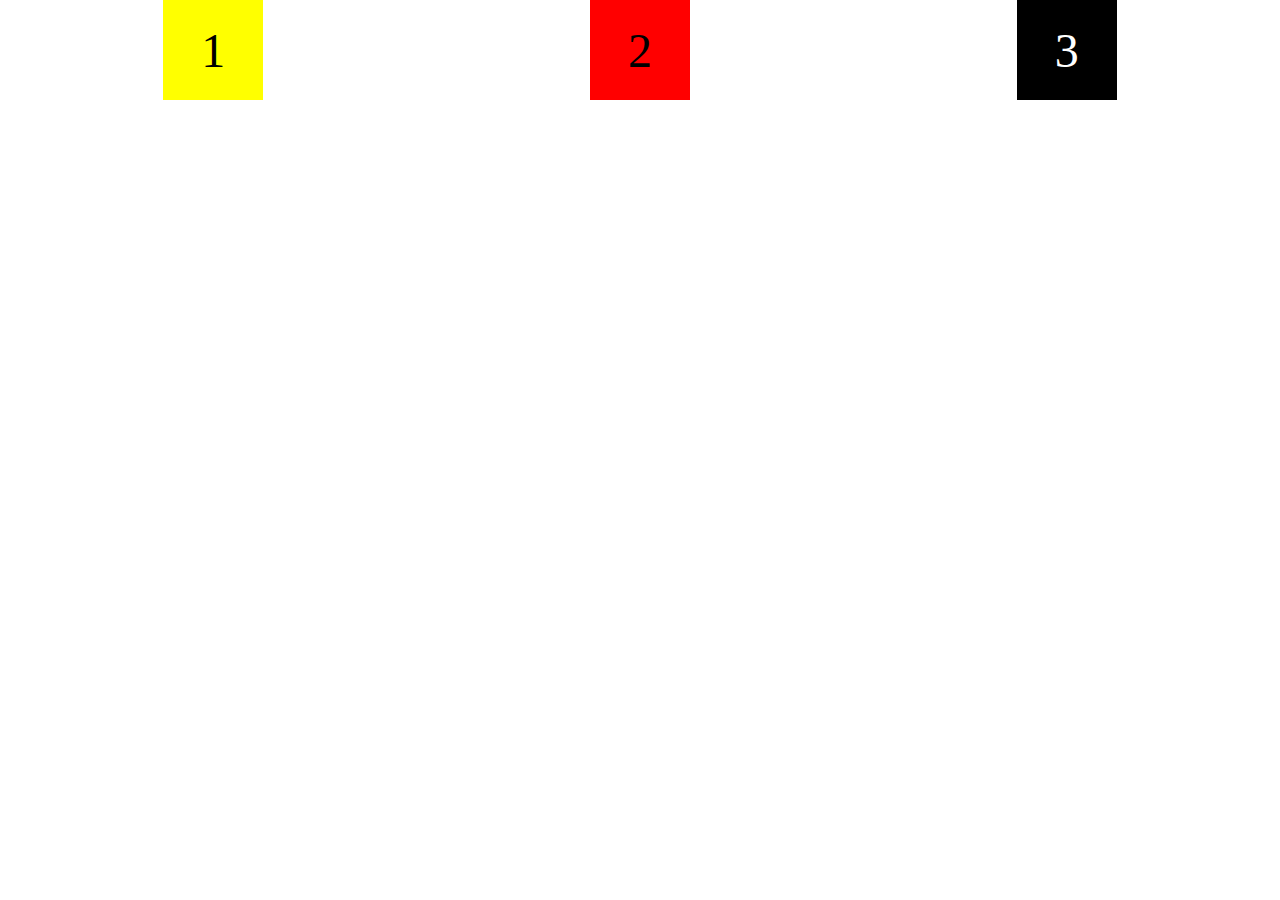
<file: FlexBox/index.html>
<!DOCTYPE html>
<html lang="en">
<head>
    <meta charset="UTF-8">
    <meta name="viewport" content="width=device-width, initial-scale=1.0">
    <title>Document</title>

    <style>
    body{
        margin: 0;
    }
    .cards{
        height: 100px;
        display: flex;
        flex-direction: row;
        flex-wrap: wrap-reverse;
        justify-content: space-around;
    }

    .yellow, .black, .red {
        display: flex;
        justify-content: center;
        align-items: center;
        font-size: -webkit-xxx-large;
        font-family: fantasy;
    }

    .yellow{
        background-color: yellow;
        width: 100px;
    }
    .red{
        background-color: red;
        width: 100px;
    }
    .black{
        background-color: black;
        width: 100px;
        color: white;
    }
</style>
</head>

<body>
    <section class="cards">
        <div class="yellow">1</div>
        <div class="red">2</div>
        <div class="black">3</div>
    </section>
</body>
</html>
</file>
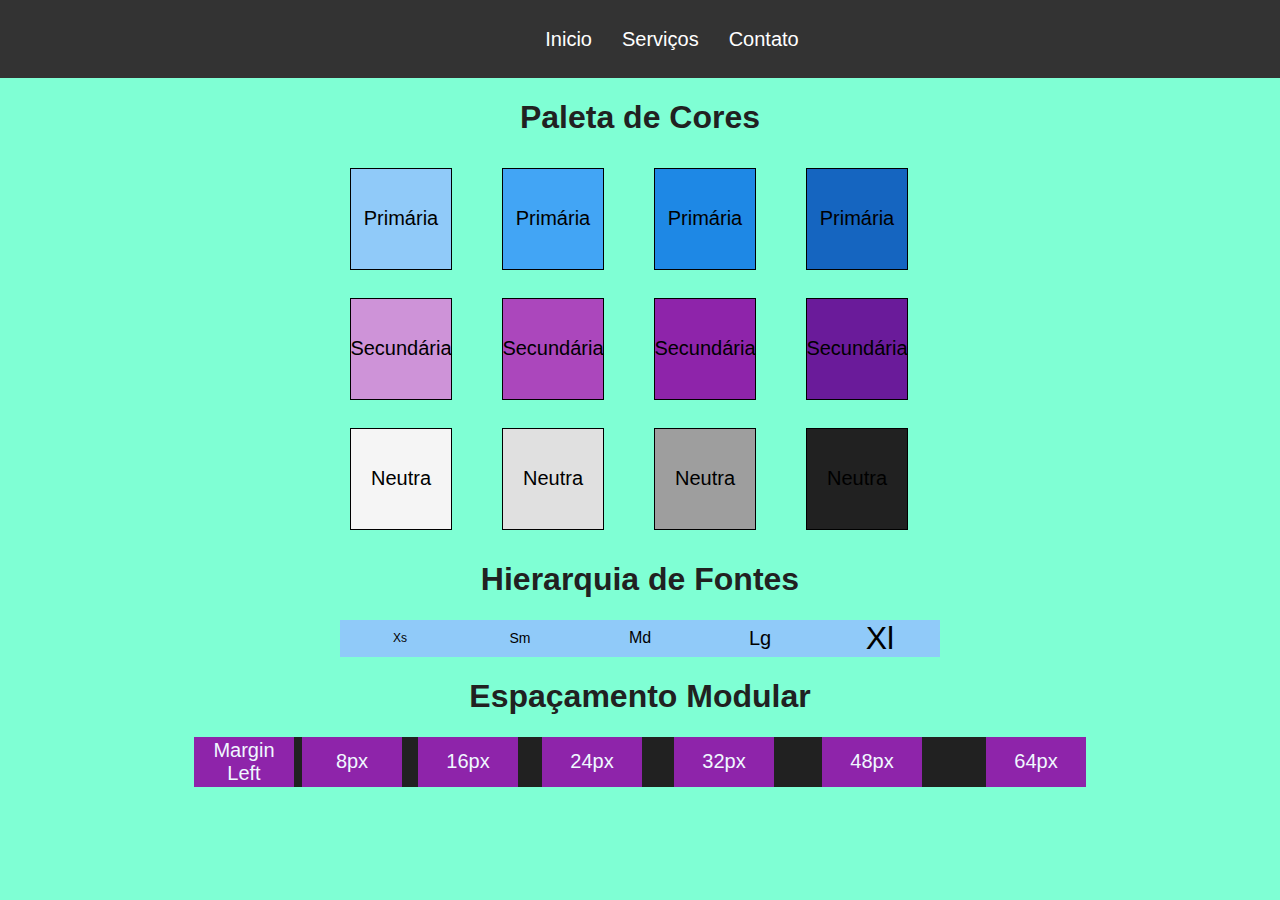
<file: Front/css/index.html>
<!DOCTYPE html>
<html lang="en">
<head>
    <meta charset="UTF-8">
    <meta name="viewport" content="width=device-width, initial-scale=1.0">
    <title>Document</title>
    <link rel="stylesheet" href="css/design-system.css">
    <link rel="stylesheet" href="css/style.css">

</head>

<body>
    <header class="navbar">
      

      <nav>
          <div class="hamburguer" > 
            <img src="images/hamburguer.png" alt="">
             
              <div class="dropdown-content">
              <a href="">Serviço1</a>
              <a href="">Serviço2</a>
              <a href="">Serviço3</a>
            </div>
           
          </div>
            
          
          
      </nav>
      <div class="dropdown">
        <div class="dropbtn1">Inicio</div>
      <div class="dropbtn2">Serviços
        <div class="dropdown-content">
        <a href="">Serviço1</a>
        <a href="">Serviço2</a>
        <a href="">Serviço3</a>
      </div>
      </div>
      <div class="dropbtn3">Contato</div>
      </div>
      
  </header>
    
<section class="container">
    <h1>Paleta de Cores</h1>
    <div class="cards">
        
        <div class="card">Primária</div>
        <div class="card">Primária</div>
        <div class="card">Primária</div>
        <div class="card">Primária</div>
        <div class="card">Secundária</div>
        <div class="card">Secundária</div>
        <div class="card">Secundária</div>
        <div class="card">Secundária</div>
        <div class="card">Neutra</div>
        <div class="card">Neutra</div>
        <div class="card">Neutra</div>
        <div class="card">Neutra</div>
    </div>
    <h1>Hierarquia de Fontes</h1>
    <div class="fonts">
        <div class="font">Xs</div>
        <div class="font">Sm</div>
        <div class="font">Md</div>
        <div class="font">Lg</div>
        <div class="font">Xl</div>
    </div>
    <h1>Espaçamento Modular</h1>
    <div class="spaces">
        <div class="space">Margin Left</div>
        <div class="space">8px</div>
        <div class="space">16px</div>
        <div class="space">24px</div>
        <div class="space">32px</div>
        <div class="space">48px</div>
        <div class="space">64px</div>
        

    </div>
</section>



    
</body>
</html>
</file>
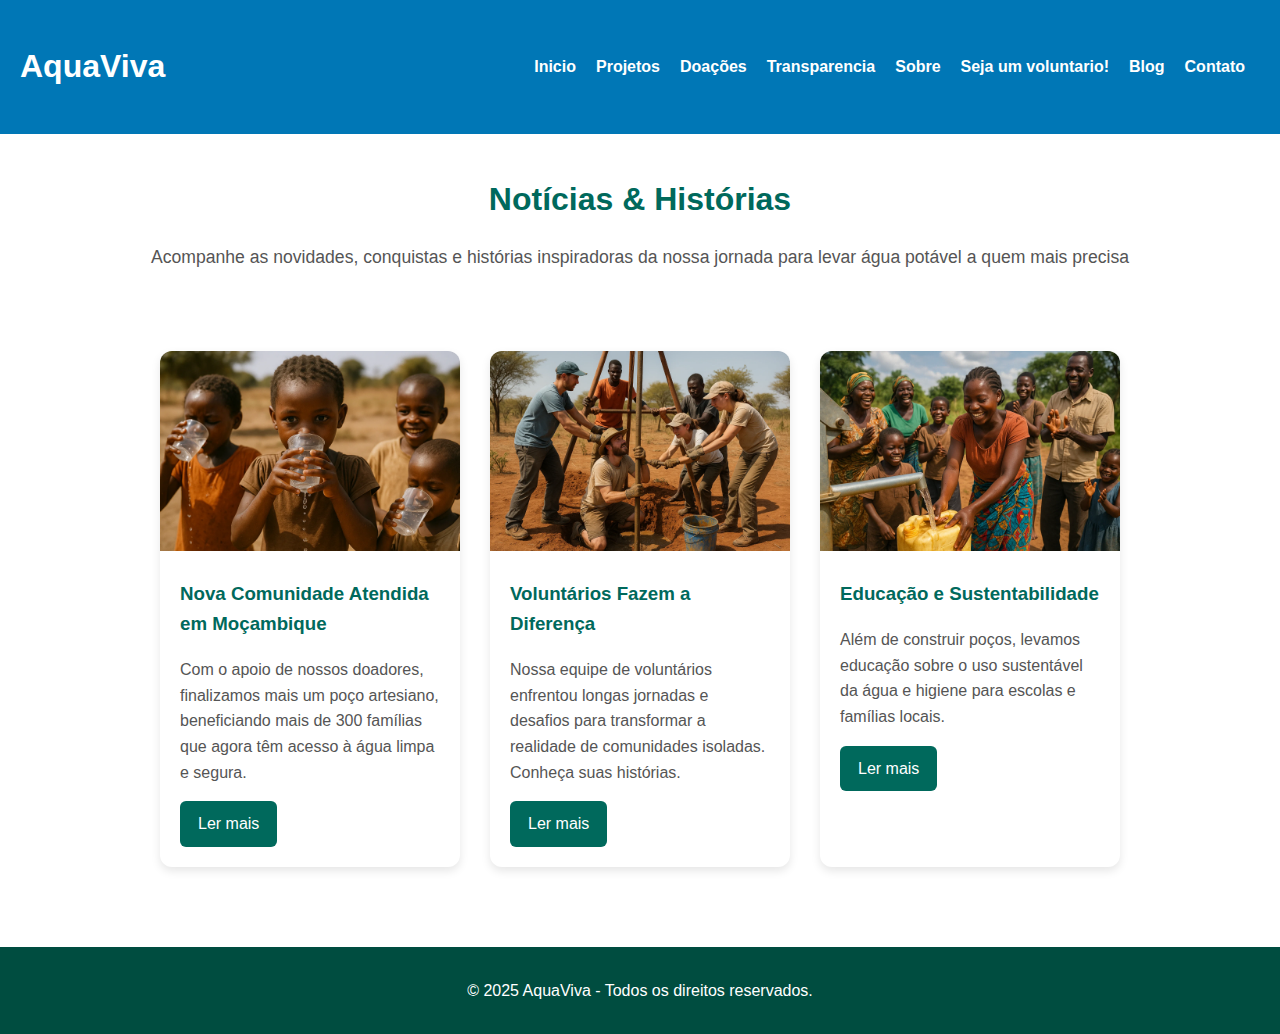
<file: Front/AquaViva/blog.html>
<!DOCTYPE html>
<html lang="en">
<head>
    <meta charset="UTF-8">
    <meta name="viewport" content="width=device-width, initial-scale=1.0">
    <title>Blog</title>
    <link rel="stylesheet" href="css/index.css">
    <link rel="stylesheet" href="css/blog.css">
    <link rel="icon" type="image/png" href="img/favicon.png">
</head>
<body>
      <header>
    <h1>AquaViva</h1>
    <nav class="navbar">

        

    
        <button class="menu-toggle" aria-label="Abrir menu">&#9776;</button>
        
        <ul class="nav-links">
          <li><a href="index.html">Inicio</a></li> 
           <li><a href="projetos.html">Projetos</a></li> 
            <li><a href="doacoes.html">Doações</a></li>
            <li><a href="transparencia.html">Transparencia</a></li>
            <li><a href="sobre.html">Sobre</a></li>
            <li><a href="voluntariado.html">Seja um voluntario!</a></li>
            <li><a href="blog.html">Blog</a></li>
            <li><a href="contato.html">Contato</a></li>

        </ul>
        
        
        
    </nav>
  </header>

  <main class="blog-container">
    <h2>Notícias & Histórias</h2>
    <p class="intro">Acompanhe as novidades, conquistas e histórias inspiradoras da nossa jornada para levar água potável a quem mais precisa </p>

    <section class="posts">

      <article class="post">
        <img src="img/blog1.webp" alt="Comunidade recebendo água limpa">
        <div class="post-content">
          <h3>Nova Comunidade Atendida em Moçambique</h3>
          <p>Com o apoio de nossos doadores, finalizamos mais um poço artesiano, beneficiando mais de 300 famílias que agora têm acesso à água limpa e segura.</p>
          <a href="#" class="btn">Ler mais</a>
        </div>
      </article>

      <article class="post">
        <img src="img/blog2.webp" alt="Equipe AquaViva trabalhando">
        <div class="post-content">
          <h3>Voluntários Fazem a Diferença</h3>
          <p>Nossa equipe de voluntários enfrentou longas jornadas e desafios para transformar a realidade de comunidades isoladas. Conheça suas histórias.</p>
          <a href="#" class="btn">Ler mais</a>
        </div>
      </article>

      <article class="post">
        <img src="img/blog3.webp" alt="Crianças bebendo água limpa">
        <div class="post-content">
          <h3>Educação e Sustentabilidade</h3>
          <p>Além de construir poços, levamos educação sobre o uso sustentável da água e higiene para escolas e famílias locais.</p>
          <a href="#" class="btn">Ler mais</a>
        </div>
      </article>

    </section>
  </main>

  <footer>
    <p>&copy; 2025 AquaViva - Todos os direitos reservados.</p>
  </footer>

  <script src="js/index.js"></script>
</body>
</html>
</file>
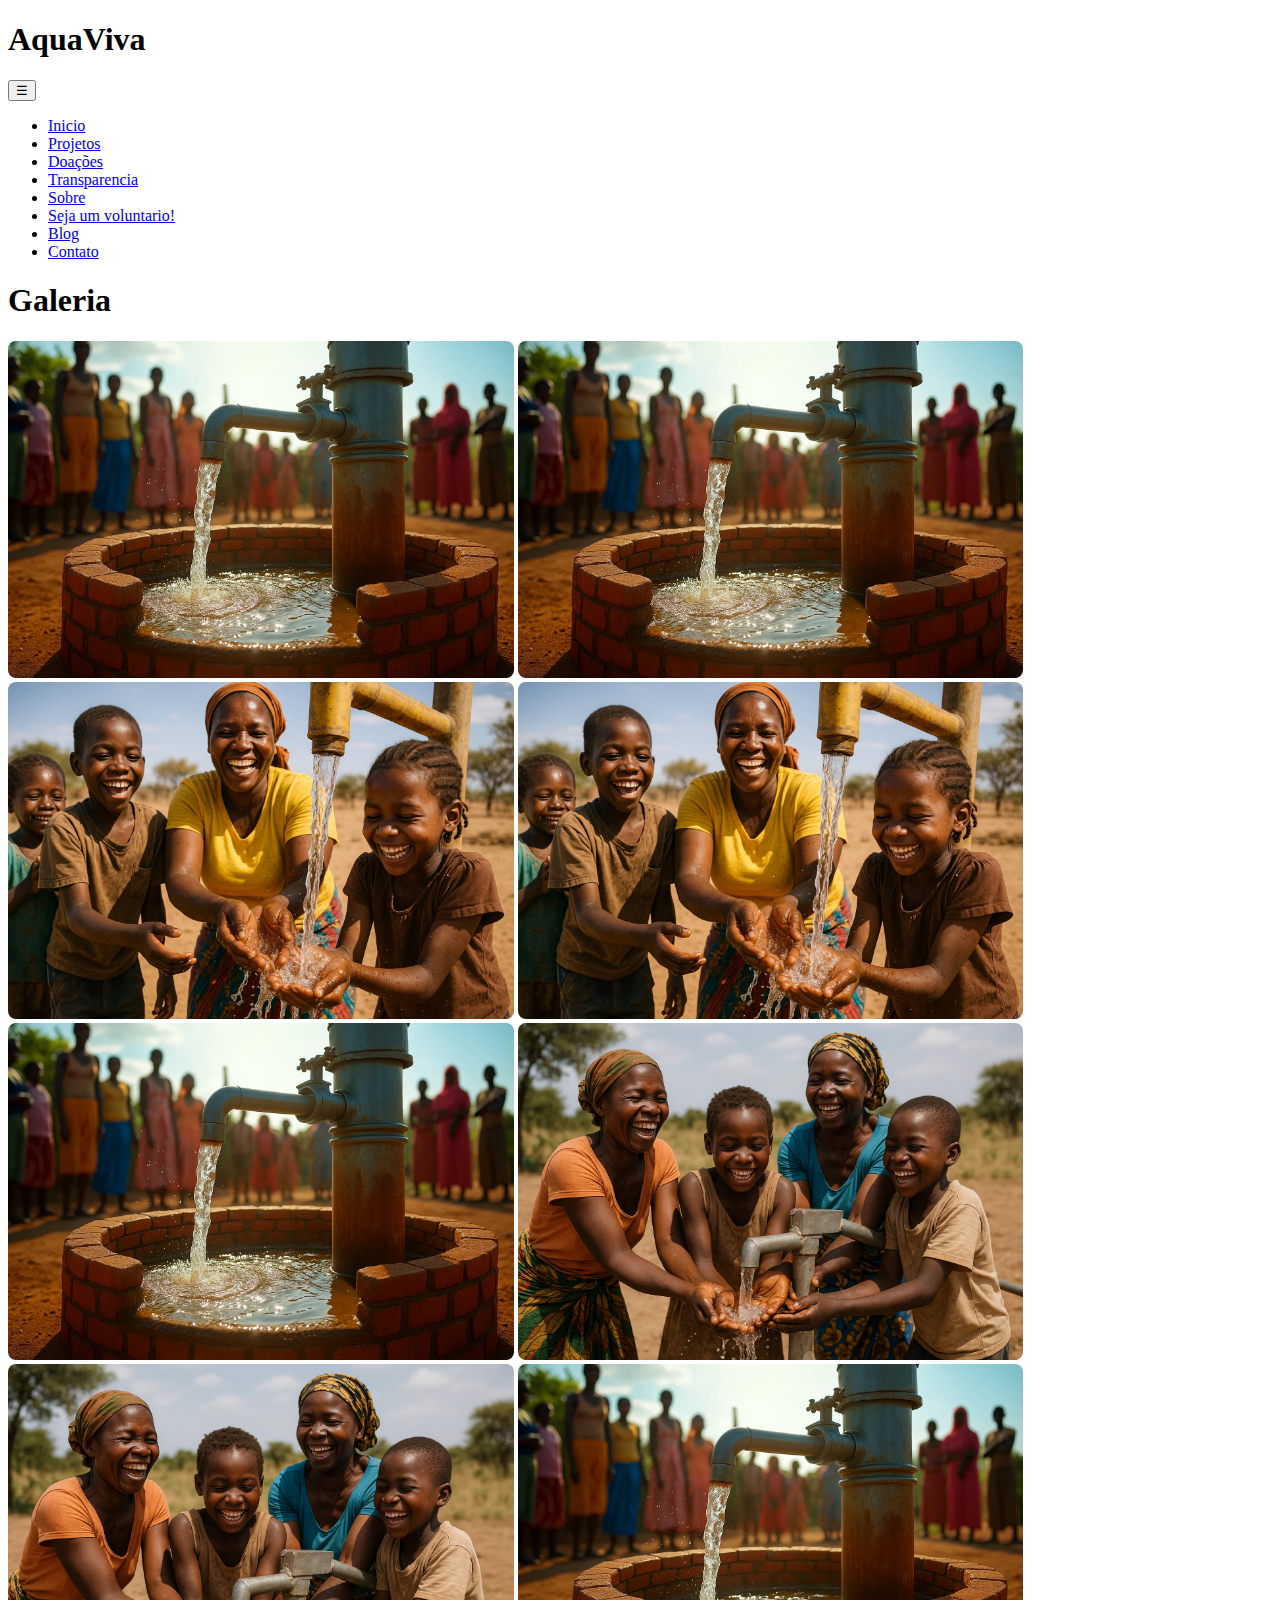
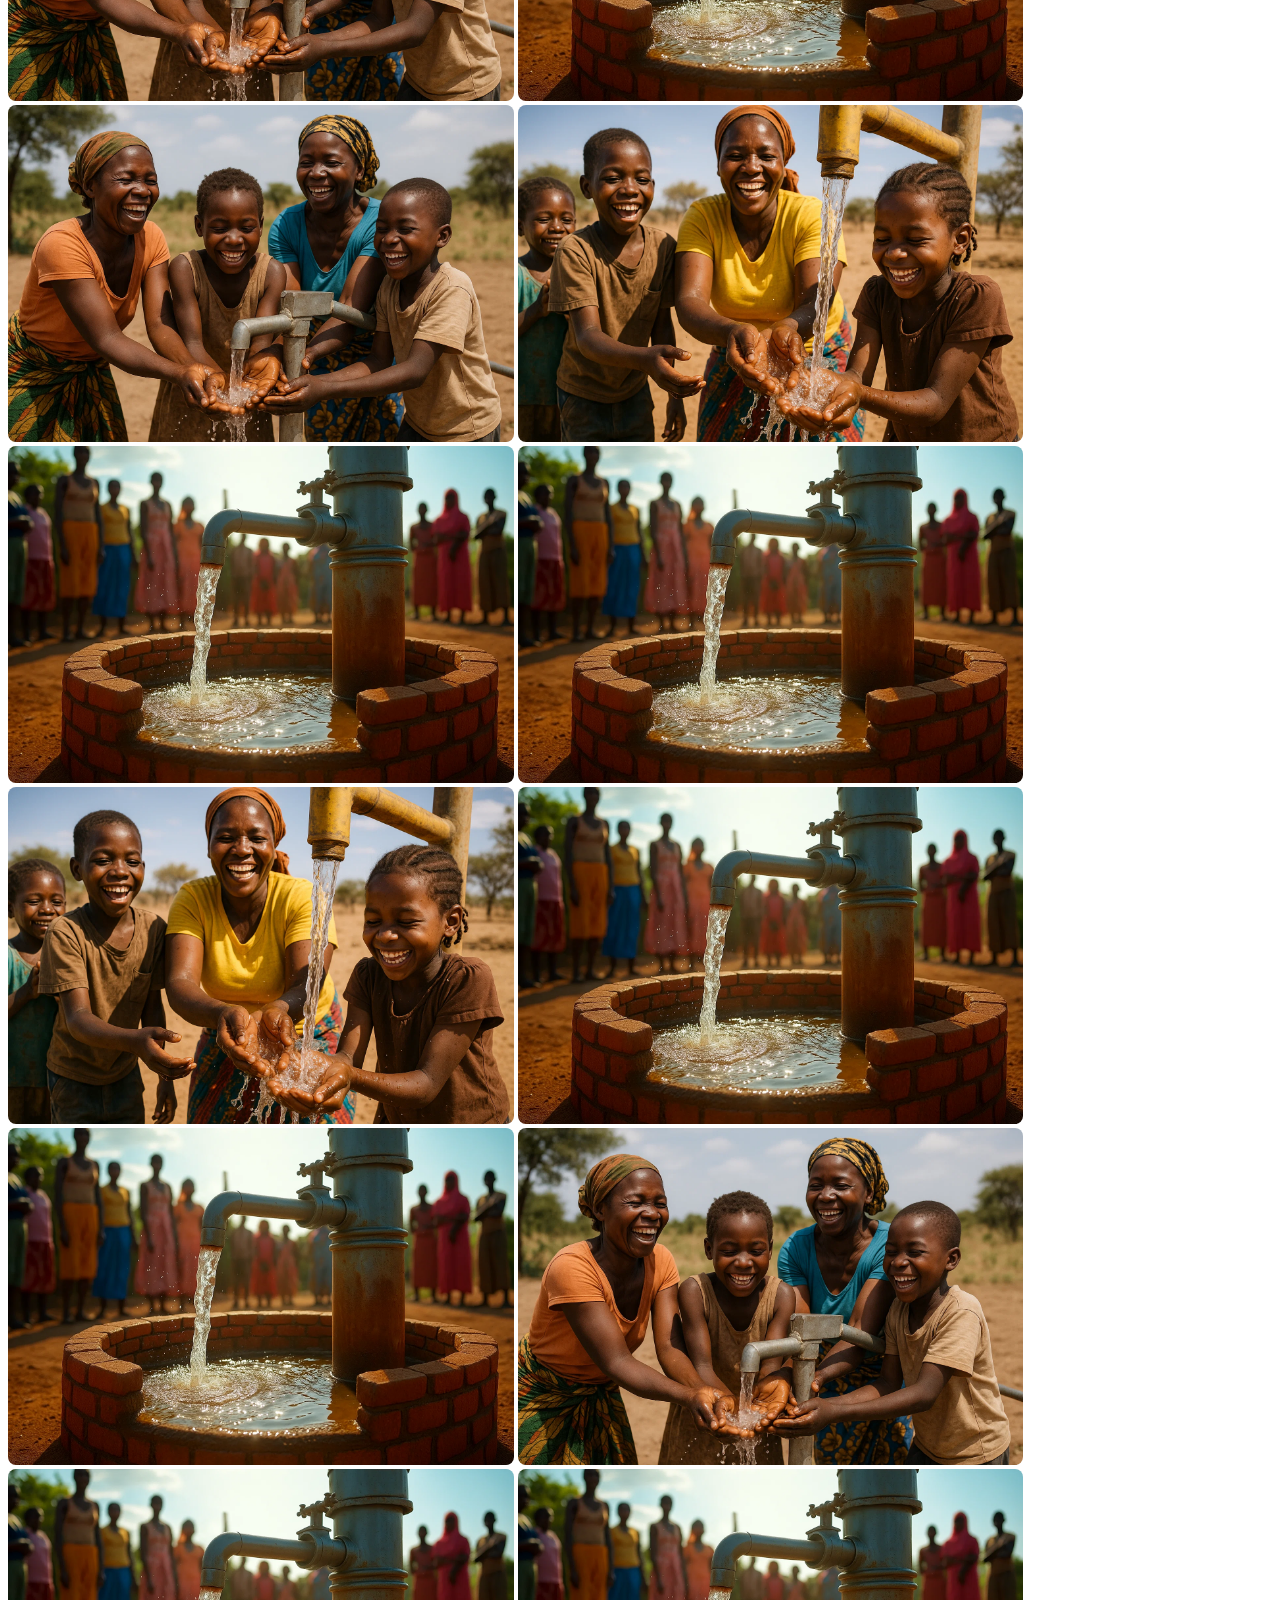
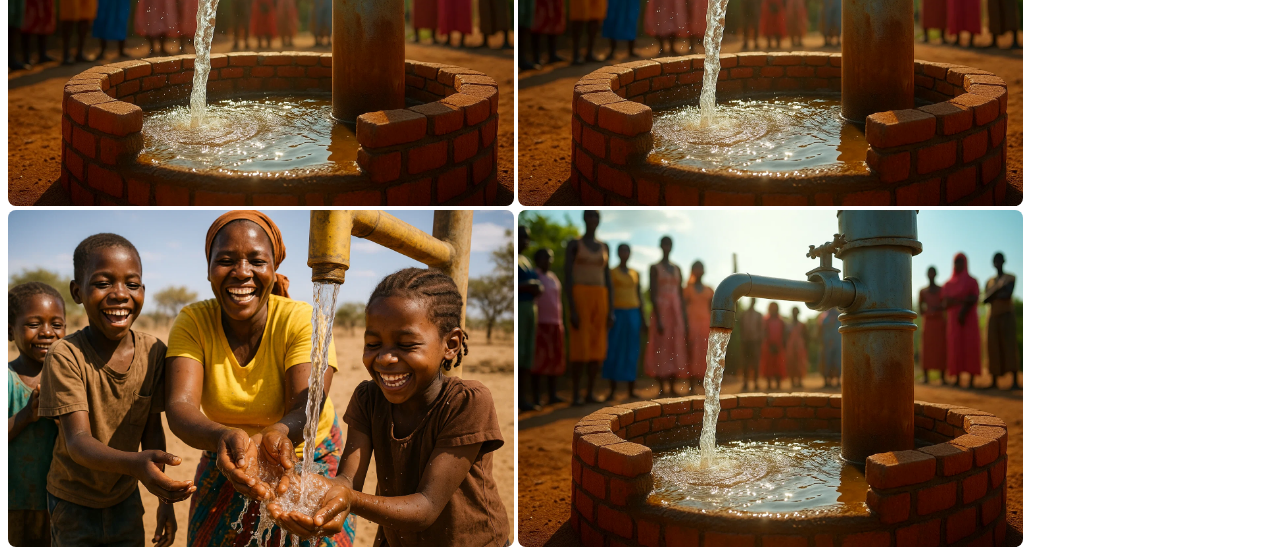
<file: Front/AquaViva/projetos.html>
<!DOCTYPE html>
<html lang="en">
<head>
    <meta charset="UTF-8">
    <meta name="viewport" content="width=device-width, initial-scale=1.0">
    <title>Projetos</title>
    <link rel="stylesheet" href="css/projetos.css">
</head>
<body>
        <header>
    <h1>AquaViva</h1>
    <nav class="navbar">

        

    
        <button class="menu-toggle" aria-label="Abrir menu">&#9776;</button>
        
        <ul class="nav-links">
            <li><a href="index.html">Inicio</a></li> 
           <li><a href="projetos.html">Projetos</a></li> 
            <li><a href="doacoes.html">Doações</a></li>
            <li><a href="transparencia.html">Transparencia</a></li>
            <li><a href="sobre.html">Sobre</a></li>
            <li><a href="voluntariado.html">Seja um voluntario!</a></li>
            <li><a href="blog.html">Blog</a></li>
            <li><a href="contato.html">Contato</a></li>

        </ul>
        
        
        
    </nav>
        </header>

        <section class="galeria">
            <h1>Galeria</h1>
            <div id="cards">
                <img src="img/img1.webp" alt="Imagem 1">
                <img src="img/img1.webp" alt="Imagem 2">
                <img src="img/img2.webp" alt="Imagem 3">
                <img src="img/img2.webp" alt="Imagem 4">
                <img src="img/img1.webp" alt="Imagem 5">
                <img src="img/img3.webp" alt="Imagem 6">
                <img src="img/img3.webp" alt="Imagem 7">
                <img src="img/img1.webp" alt="Imagem 8">
                <img src="img/img3.webp" alt="Imagem 9">
                <img src="img/img2.webp" alt="Imagem 10">
                <img src="img/img1.webp" alt="Imagem 11">
                <img src="img/img1.webp" alt="Imagem 12">
                <img src="img/img2.webp" alt="Imagem 13">
                <img src="img/img1.webp" alt="Imagem 14">
                <img src="img/img1.webp" alt="Imagem 15">
                <img src="img/img3.webp" alt="Imagem 16">
                <img src="img/img1.webp" alt="Imagem 17">
                <img src="img/img1.webp" alt="Imagem 18">
                <img src="img/img2.webp" alt="Imagem 19">
                <img src="img/img1.webp" alt="Imagem 20">
                
            </div>
            
        </section>


</body>
</html>
</file>
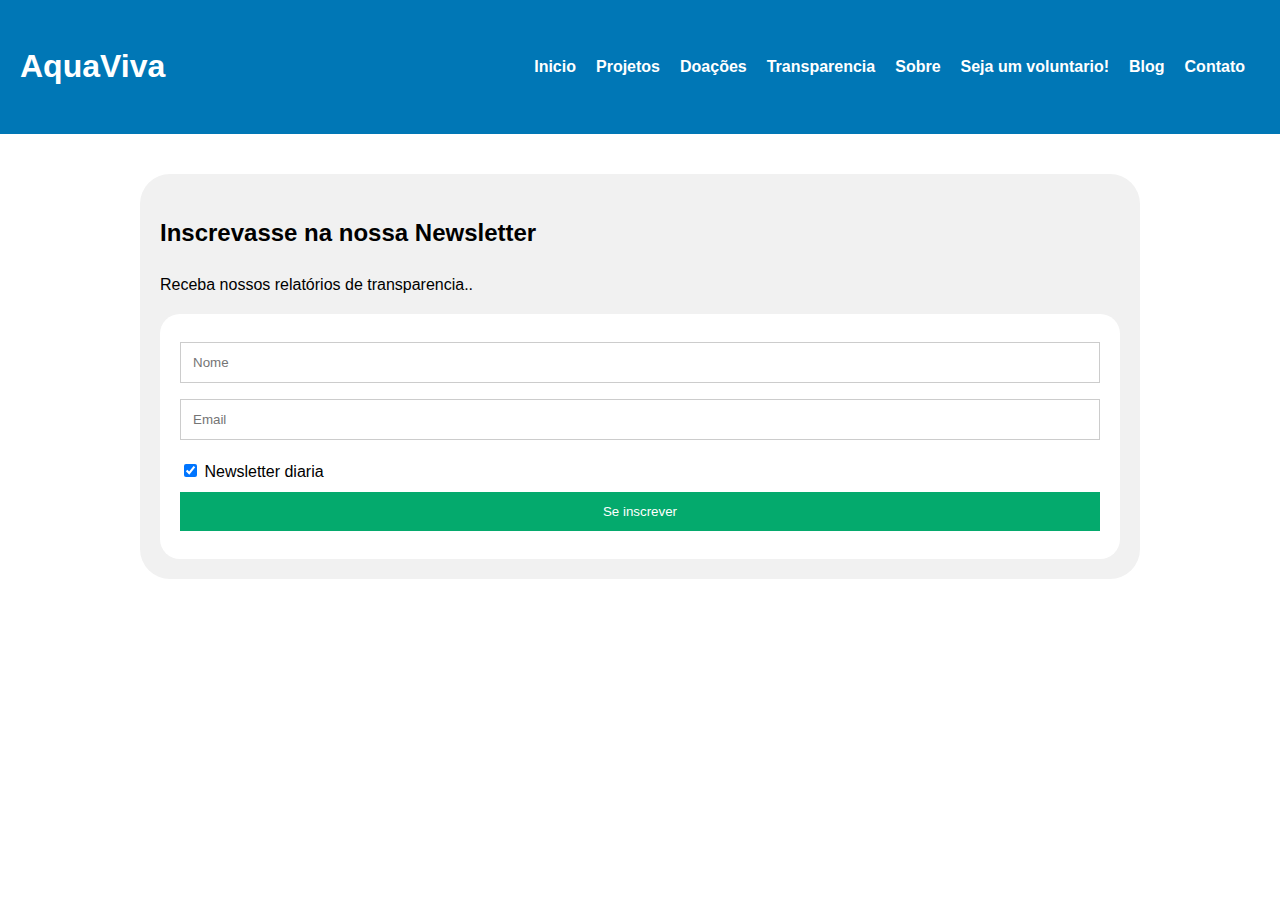
<file: Front/AquaViva/transparencia.html>
<!DOCTYPE html>
<html lang="en">
<head>
    <meta charset="UTF-8">
    <meta name="viewport" content="width=device-width, initial-scale=1.0">
    <title>Transparencia</title>
    <link rel="stylesheet" href="css/index.css">
    <link rel="stylesheet" href="css/transparencia.css">
</head>
<body>
      <header>
    <h1>AquaViva</h1>
    <nav class="navbar">

        

    
        <button class="menu-toggle" aria-label="Abrir menu">&#9776;</button>
        
        <ul class="nav-links">
          <li><a href="index.html">Inicio</a></li> 
           <li><a href="projetos.html">Projetos</a></li> 
            <li><a href="doacoes.html">Doações</a></li>
            <li><a href="transparencia.html">Transparencia</a></li>
            <li><a href="sobre.html">Sobre</a></li>
            <li><a href="voluntariado.html">Seja um voluntario!</a></li>
            <li><a href="blog.html">Blog</a></li>
            <li><a href="contato.html">Contato</a></li>

        </ul>
        
        
        
    </nav>
  </header>
<section class="formulario">
  <div class="container" style="border-radius: 30px;">
    <h2>Inscrevasse na nossa Newsletter</h2>
    <p>Receba nossos relatórios de transparencia..</p>
  
  
  <div class="container" style="background-color:white; border-radius: 20px;">
    <input type="text" placeholder="Nome" name="name" required>
    <input type="text" placeholder="Email " name="mail" required>
    <label>
      <input type="checkbox" checked="checked" name="subscribe"> Newsletter diaria
    </label>
  

  
    <input type="submit" value="Se inscrever">
  </div>
  </div>
  </section>
  <script src="js/index.js"></script>
</body>
</html>
</file>
<file: Front/css/css/design-system.css>
@import 'colors.css';
@import 'typography.css';
@import 'spacing.css';
@import 'components.css';
</file>
<file: Front/css/css/style.css>
body {
    margin: 0;
    display: grid;
    place-items: center; 
    text-align: center;
    font-family: sans-serif;
    min-height: auto; 
}


.cards {
    display: grid;
    grid-template-columns: repeat(4, 1fr);
    gap: 8px; 
    max-width: 600px; 
    margin: 0 auto; 
}
.card {
    width: 100px;
    display: flex;
    justify-content: center;
    align-items: center;
    height: 100px;
    border: 1px solid black;
    margin: 10px;
    font-size: var(--font-size-lg);
    font-family: sans-serif;
}

.fonts{
    display: grid;
    grid-template-columns: repeat(5, 1fr);
    max-width: 600px;
    margin: 0 auto;
    background-color: var(--color-primary-200);
}
.font{
    place-self: center;
}
.spaces{
    display: flex;
    flex-direction: row;
    justify-content: center;
    background-color: var(--color-neutral-500);
    color: aliceblue;
    justify-content: center;
    align-items: center;
}

.space{
    display: flex;
    width: 100px;
    height: 50px;
    background-color: var(--color-secondary-400);
    justify-content: center;
    align-items: center;
}
.card:nth-child(1) {background: var(--color-primary-200); }
.card:nth-child(2) {background: var(--color-primary-300);}
.card:nth-child(3) {background: var(--color-primary-400);}
.card:nth-child(4) {background: var(--color-primary-500);}
.card:nth-child(5) {background: var(--color-secondary-200);}
.card:nth-child(6) {background: var(--color-secondary-300);}
.card:nth-child(7) {background: var(--color-secondary-400);}
.card:nth-child(8) {background: var(--color-secondary-500);}
.card:nth-child(9) {background: var(--color-neutral-200);}
.card:nth-child(10) {background: var(--color-neutral-300);}
.card:nth-child(11) {background: var(--color-neutral-400);}
.card:nth-child(12) {background: var(--color-neutral-500);}

.font:nth-child(1) {font-size: var(--font-size-xs);}
.font:nth-child(2) {font-size: var(--font-size-sm);}
.font:nth-child(3) {font-size: var(--font-size-md);}
.font:nth-child(4) {font-size: var(--font-size-lg);}
.font:nth-child(5) {font-size: var(--font-size-xl);}

.space:nth-child(2) {margin-left: var(--space-1);}
.space:nth-child(3) {margin-left: var(--space-2);}
.space:nth-child(4) {margin-left: var(--space-3);}
.space:nth-child(5) {margin-left: var(--space-4);}
.space:nth-child(6) {margin-left: var(--space-5);}
.space:nth-child(7) {margin-left: var(--space-6);}



@media (max-width: 480px) {
  body {
    font-size: 14px;
    background-color: rgb(67, 185, 224);
  }
  .cards {
    grid-template-columns: 1fr;
  }
}


@media (max-width: 768px) {
  body {
    font-size: 15px;
    background-color: blueviolet;
  }
   .cards {
    grid-template-columns: repeat(2, 1fr);
  }
}


@media (max-width: 1024px) {
  body {
    font-size: 16px;
    background-color: rgb(187, 187, 88);
  }
}


@media (max-width: 1280px) {
  body {
    font-size: 17px;
    background-color: aquamarine;
  }
}


@media (max-width: 1600px) {
  body {
    font-size: 20px;
    
  }
}



.navbar {
     width: 100%;
    display: flex;
    justify-content: center;
    align-items: center;
    background-color: #333;
    color: white;
    padding: 15px 30px;
    position: relative;
}
.dropdown {
  display: flex;
  flex-direction: row;
}
.dropdown-content {
  display: none;
  position: absolute;
  background-color: #f1f1f1;
  min-width: 160px;
  box-shadow: 0px 8px 16px 0px rgba(0,0,0,0.2);
  z-index: 1;
}
.dropdown-content a {
  color: black;
  padding: 12px 16px;
  text-decoration: none;
  display: block;
}

.dropbtn1,
.dropbtn2,
.dropbtn3 {
  position: relative;
  cursor: pointer;
  padding: 10px 15px;
}
.dropdown-content a:hover {background-color: #ddd;}

.dropbtn2:hover .dropdown-content {display: block;}

nav {
 padding: 1.5rem 2rem;
 background-color: #333;
 color: #fff;
}



.hamburguer img{
  display: none;
      width: 4%;
}

.nav-mobile {
 display: none;
}

#check:checked ~ .nav-mobile {
 display: block;
}

.nav-mobile {
 position: absolute;
 top: 4.5rem;
 left: 0;
 background: #222831;
 z-index: 1;
 width: 200px;
}
.nav-mobile a {
 color: #fff;
 padding: 1rem 1.5rem;
 display: block;
}

@media only screen and (max-width: 992px) {
 .checkbtn {
 display: block;
 font-size: 5rem;
 position: absolute;
 top: 30px;
 left: 40px;
 }
.nav-mobile {
 top: 160px;
 width: 100%;
 }
.nav-mobile a {
 font-size: 2rem;
 padding: 2rem 3rem;
 }
}
/* Oculta o menu principal no mobile */
@media (max-width: 1024px) {
  .dropdown {
    display: none;
  }
}

/* Mostra o ícone hambúrguer no mobile */
@media (max-width: 1024px) {
  .hamburguer img {
    display: block;
    width: 32px;
    cursor: pointer;
  }

}

.dropdown-content a {
  color: black;
  padding: 12px 16px;
  text-decoration: none;
  display: block;
}

.dropdown-content a:hover {
  background-color: #ddd;
}

/* Exibe o menu ao passar o mouse no container */
.hamburguer:hover .dropdown-content {
  display: block;
}


:root {
  --bg-card: #fff;
  --text-color: #333;
  --border-radius: 12px;
  --shadow: 0 4px 10px rgba(0,0,0,0.1);

  --color-primary: #007bff;
  --color-secondary: #6c757d;
  --color-js: #f7df1e;
  --color-react: #61dafb;
  --color-html: #e34f26;
  --color-css: #264de4;
  --color-api: #00b894;
}

.projects {
  padding: 40px;
  text-align: center;
}

.cards-container {
  display: grid;
  grid-template-columns: repeat(auto-fit, minmax(180px, 1fr));
  gap: 24px;
  margin-top: 20px;
}

.card-post {
  background: var(--bg-card);
  border-radius: var(--border-radius);
  box-shadow: var(--shadow);
  overflow: hidden;
  transition: transform 0.2s ease, box-shadow 0.2s ease;
}

.card-post:hover {
  transform: translateY(-5px);
  box-shadow: 0 8px 20px rgba(0,0,0,0.15);
}

.card-post img {
  width: 100%;
  height: 180px;
  object-fit: cover;
}

.card-content {
  padding: 16px;
  text-align: left;
}

.card-content h3 {
  margin-bottom: 8px;
}

.card-content p {
  color: #555;
  font-size: 0.9rem;
  margin-bottom: 12px;
}

/* Tags (integra com o sistema que você criou antes) */
.tags {
  display: flex;
  flex-wrap: wrap;
  gap: 6px;
  margin-bottom: 12px;
}

.tag {
  padding: 4px 10px;
  border-radius: 16px;
  font-size: 0.75rem;
  border: 1px solid #ccc;
}

.tag-js { color: #b59b00; border-color: var(--color-js); }
.tag-react { color: #0a89c0; border-color: var(--color-react); }
.tag-html { color: var(--color-html); border-color: var(--color-html); }
.tag-css { color: var(--color-css); border-color: var(--color-css); }
.tag-api { color: var(--color-api); border-color: var(--color-api); }

/* Botão */
.btn {
  display: inline-block;
  background: var(--color-primary);
  color: #fff;
  padding: 8px 16px;
  border-radius: 8px;
  text-decoration: none;
  font-weight: 600;
  transition: background 0.2s ease;
}

.btn:hover {
  background: #0056b3;
}

/* Responsividade extra */
@media (max-width: 600px) {
  .card-content {
    text-align: center;
  }
  .tags {
    justify-content: center;
  }
}
.buttons {
  display: flex;
  flex-direction: row;
}
.buttons-container button {
  margin: 10px;
}

.buton button{
  background-color: #0056b3;
}

.buton button:hover{
  background-color: #007bff;
}

.buton1 button{
  background-color: #0056b3;
}
.buton1 button:active{
  background-color: #0a89c0;
  color: white;
}

.buton2 button{
  background-color: #007bff;
}

.buton2 button:focus{
  background-color: #00b894;
  color: #222831;
}

.buton3 button{
  background-color: #007bff;
}

.buton3 button:disabled{
  background-color: #757b81;
}
</file>
<file: Front/AquaViva/css/index.css>
body {
      font-family: Arial, sans-serif;
      margin: 0;
      padding: 0;
      line-height: 1.6;
    }
    header {
      display: flex;
      align-items: center;
      background: #0077b6;
      color: #fff;
      padding: 20px;
      text-align: center;
    }
    /* Layout desktop */
    .navbar {
    display: flex;
    justify-content: space-between;
    align-items: center;
    padding: 15px;
    margin-left: auto;
    }

    .nav-links {
    list-style: none;
    display: flex;
    gap: 20px;
    
    }

    .nav-links a {
    color: white;
    text-decoration: none;
    font-weight: bold;
    }

    /* Esconde o botão sanduíche no desktop */
    .menu-toggle {
    display: none;
    font-size: 24px;
    background: none;
    border: none;
    color: white;
    cursor: pointer;
    }

    /* Mobile */
    @media (max-width: 768px) {
    .menu-toggle {
        display: block; /* aparece o botão */
    }

    .nav-links {
        display: none; /* esconde links */
        flex-direction: column;
        position: absolute;
        top: 60px;
        right: 0;
        background: #0077b6;
        width: 200px;
        padding: 20px;
    }

    .nav-links.active {
        display: flex; /* mostra quando clicado */
    }
    }


    .banner {
        height: 227px;
        background-image: url("img/banneraquaviva.webp");
        background-size: cover;
        background-position: center;
    }
    section {
      padding: 40px 20px;
      max-width: 1000px;
      margin: auto;
    }
    .btn {
      display: inline-block;
      background: #0096c7;
      color: #fff;
      padding: 12px 20px;
      text-decoration: none;
      border-radius: 5px;
      font-weight: bold;
    }
    .btn:hover {
      background: #023e8a;
    }
    footer {
      background: #03045e;
      color: #fff;
      text-align: center;
      padding: 20px;
    }
</file>
<file: Front/AquaViva/css/blog.css>
.blog-container {
  max-width: 1000px;
  margin: 40px auto;
  padding: 0 20px;
  text-align: center;
}

.blog-container h2 {
  color: #00695c;
  font-size: 2em;
  margin-bottom: 10px;
}

.blog-container .intro {
  color: #555;
  font-size: 1.1em;
  margin-bottom: 40px;
}


.posts {
  display: grid;
  grid-template-columns: repeat(auto-fit, minmax(300px, 1fr));
  gap: 30px;
}

.post {
  background: white;
  border-radius: 12px;
  box-shadow: 0 4px 10px rgba(0,0,0,0.1);
  overflow: hidden;
  transition: transform 0.3s ease, box-shadow 0.3s ease;
}

.post:hover {
  transform: translateY(-5px);
  box-shadow: 0 6px 16px rgba(0,0,0,0.2);
}

.post img {
  width: 100%;
  height: 200px;
  object-fit: cover;
}

.post-content {
  padding: 20px;
  text-align: left;
}

.post-content h3 {
  color: #00695c;
  margin-top: 0;
}

.post-content p {
  color: #555;
  line-height: 1.6;
}

.btn {
  display: inline-block;
  background-color: #00695c;
  color: white;
  text-decoration: none;
  padding: 10px 18px;
  border-radius: 6px;
  font-weight: 500;
  transition: background 0.3s;
}

.btn:hover {
  background-color: #004d40;
}


footer {
  background-color: #004d40;
  color: white;
  text-align: center;
  padding: 15px 0;
  margin-top: 40px;
}


@media (max-width: 600px) {
  .blog-container {
    padding: 0 10px;
  }

  .post-content {
    text-align: center;
  }

  .post-content h3 {
    font-size: 1.2em;
  }
}
</file>
<file: Front/AquaViva/css/projetos.css>
.cards {
  display: flex;
  flex-wrap: wrap; 
  justify-content: center;
  gap: 20px; 
  padding: 20px;
}


.galeria img {
    width: 40%;
    height: auto;
    border-radius: 8px;
    object-fit: cover;
    cursor: pointer;
     opacity: 1;
  transition: opacity 0.5s ease;
}
img:not(.lazy) {
  opacity: 1;
}
@media (max-width: 768px) {
      .galeria img {
    width: 100%;
    height: auto;
    border-radius: 8px;
    object-fit: cover;
    cursor: pointer;
}
    }
</file>
<file: Front/AquaViva/css/transparencia.css>
form {
  border: 4px solid #f1f1f1;
}


.container {
  padding: 20px;
  background-color: #f1f1f1;
}


input[type=text], input[type=submit] {
  width: 100%;
  padding: 12px;
  margin: 8px 0;
  display: inline-block;
  border: 1px solid #ccc;
  box-sizing: border-box;
}


input[type=checkbox] {
  margin-top: 16px;
}

input[type=submit] {
  background-color: #04AA6D;
  color: white;
  border: none;
}

input[type=submit]:hover {
  opacity: 0.8;
}

.ibagens {
  display: flex;
  flex-direction: row;
  flex-wrap: wrap;         
  justify-content: center;         
  max-width: 100%;
  overflow: hidden;       
}

.ibagens img {
  max-width: 45%;        
  height: auto;           
  flex: 1 1 300px;         
  object-fit: cover;  
}

@media (max-width: 600px) {
  .ibagens img {
  max-width: 100%;        
  height: auto;           
    
}

 
}
</file>
